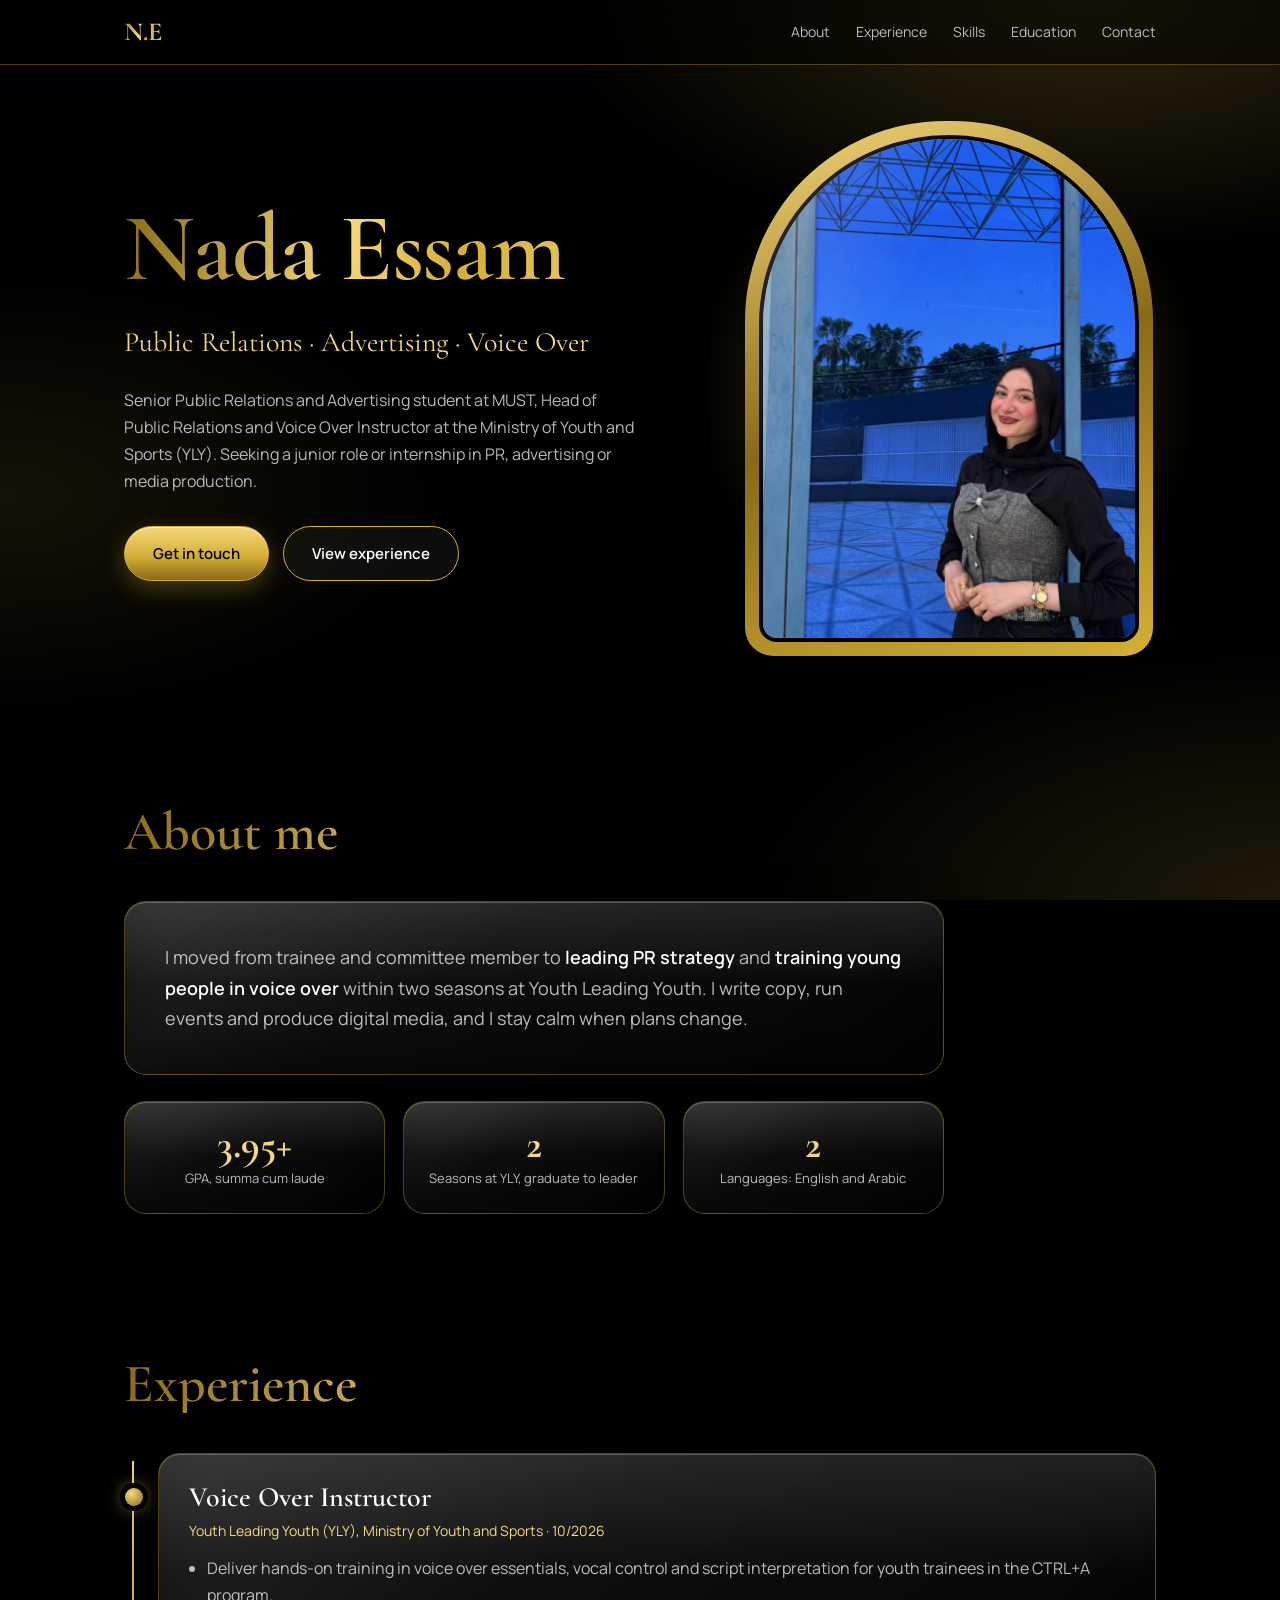
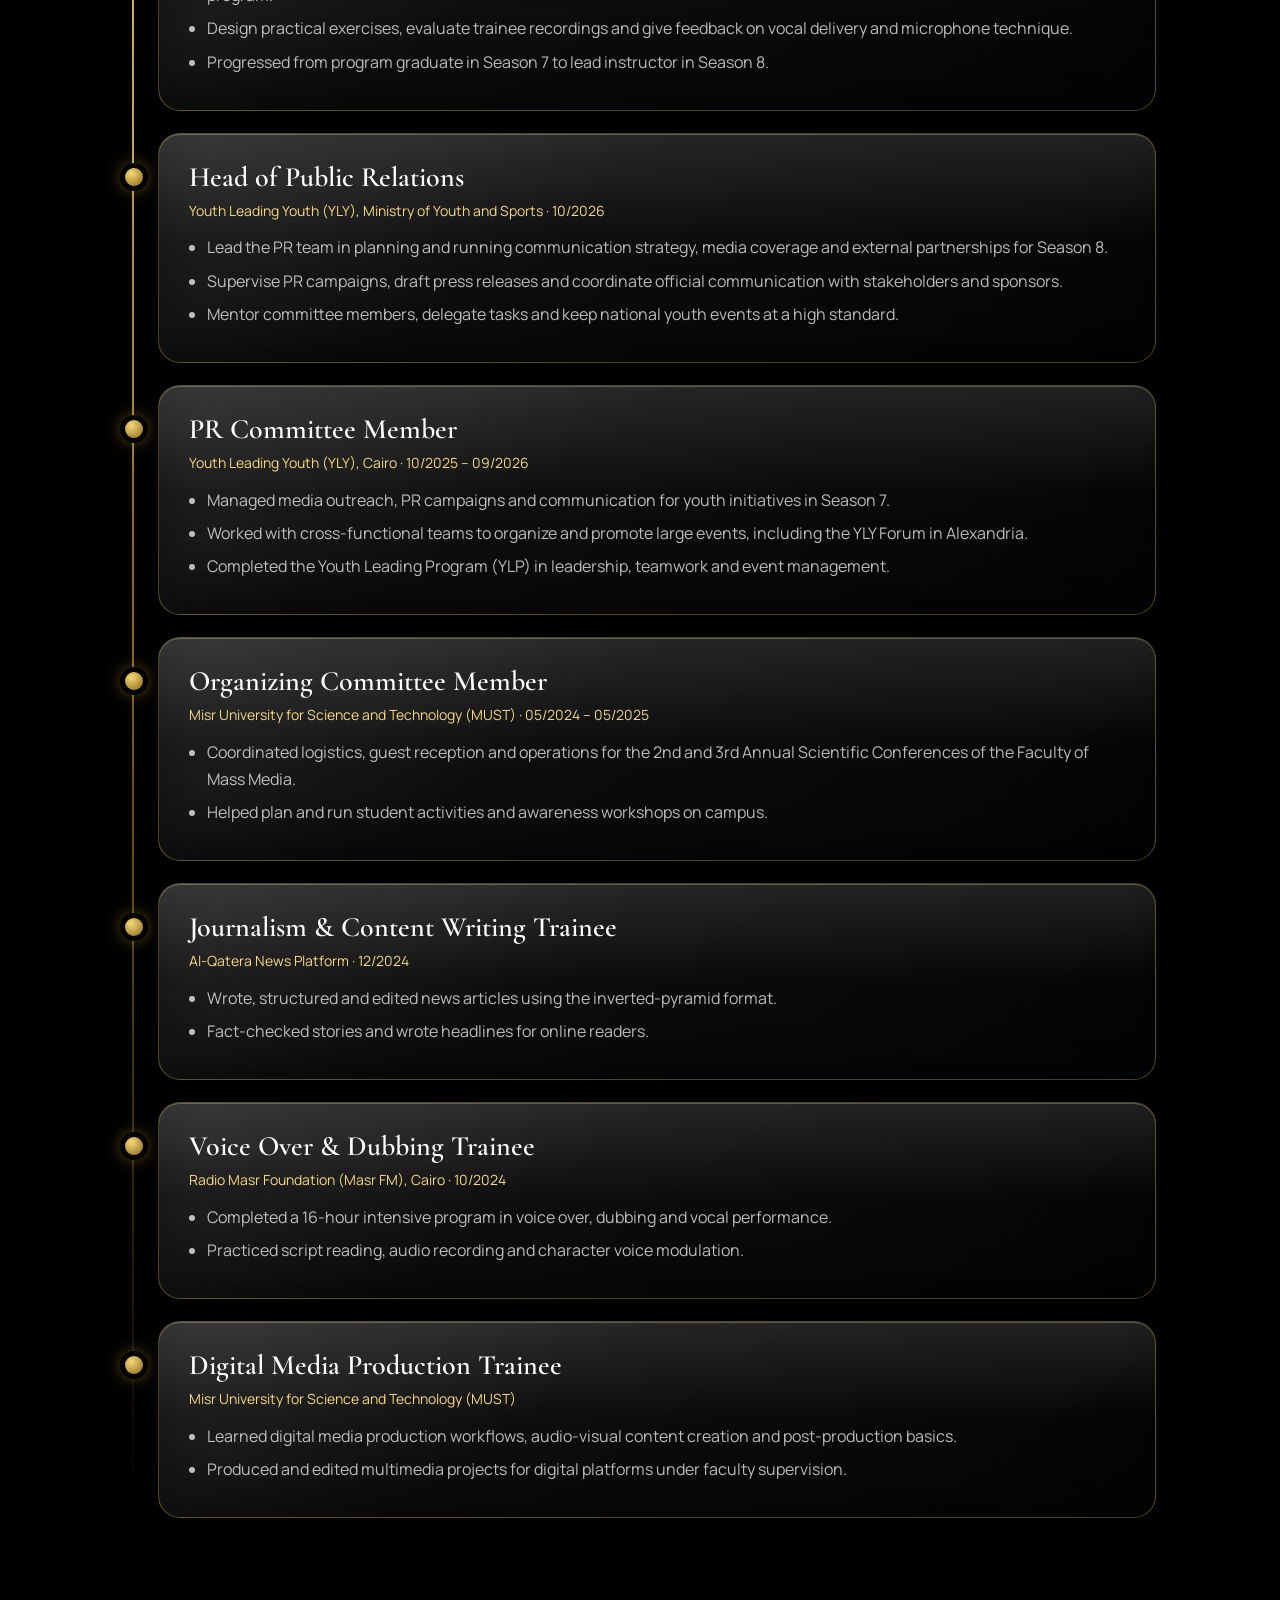
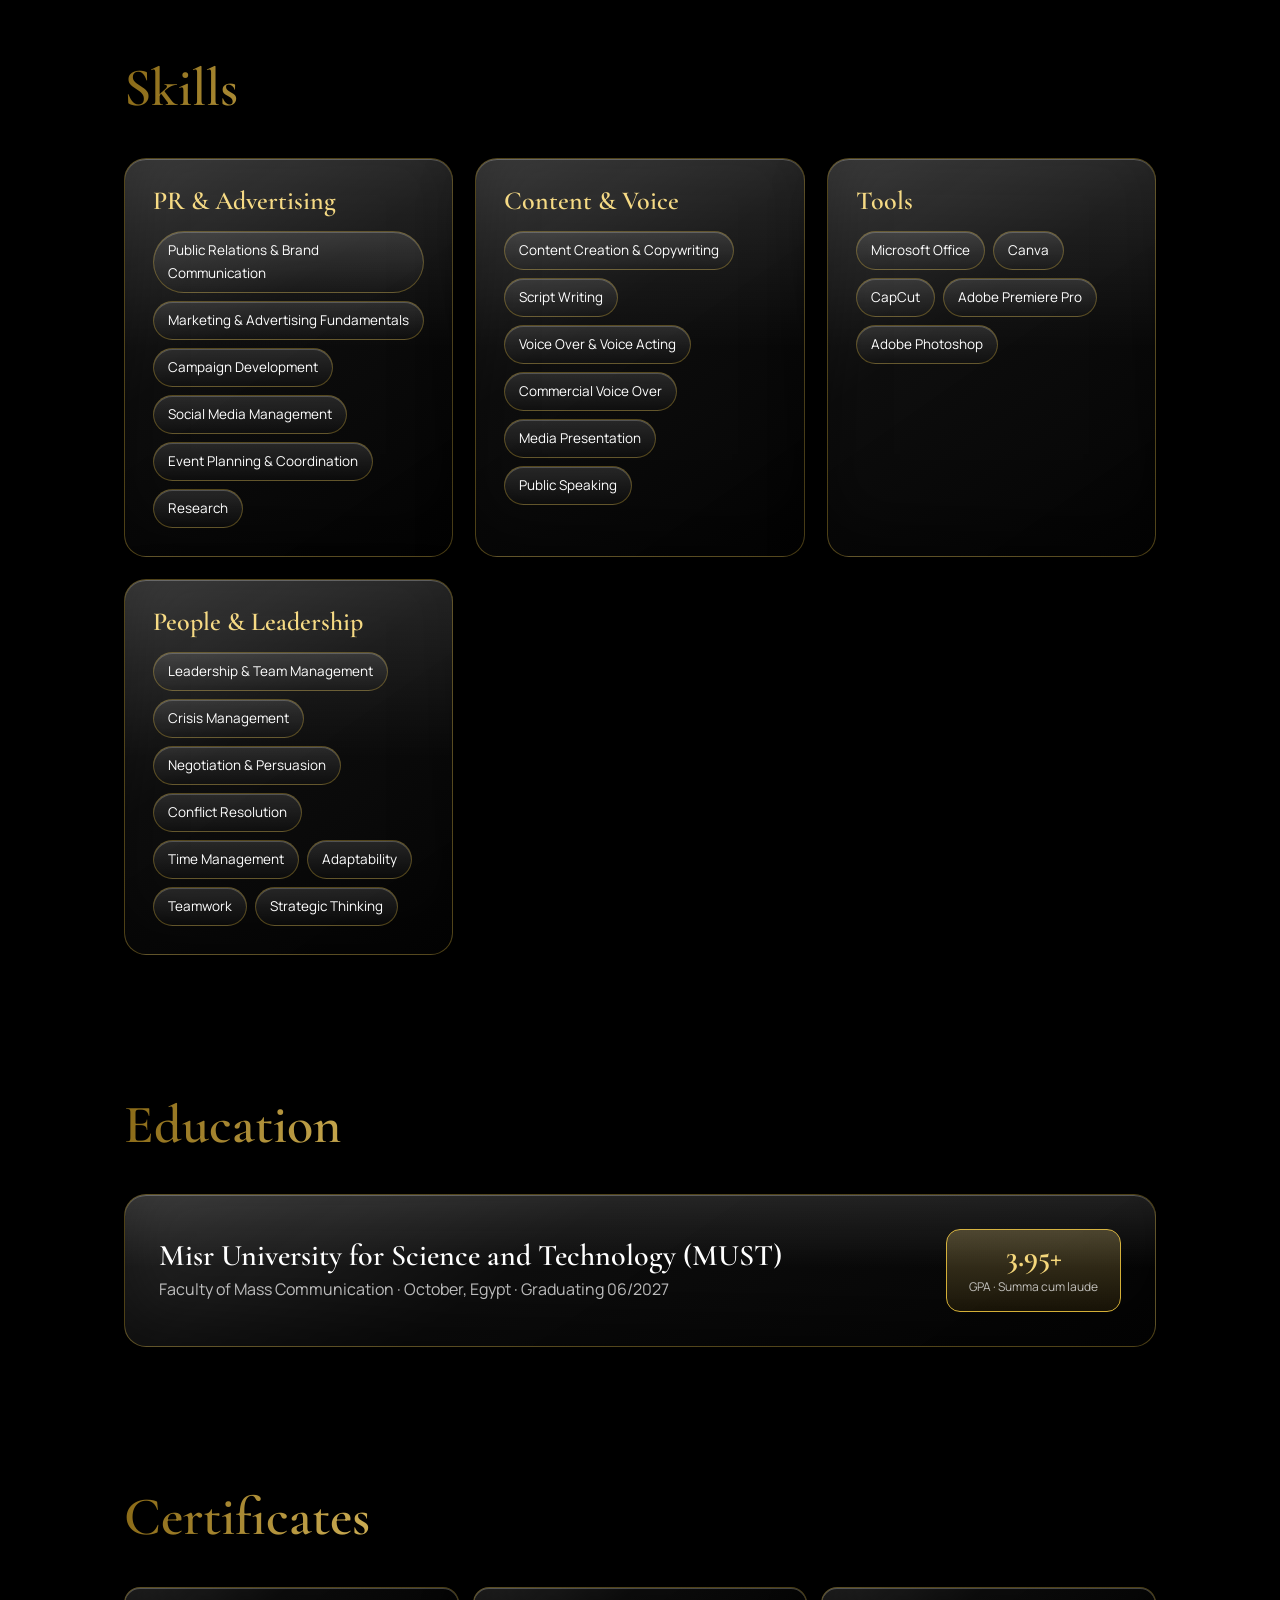
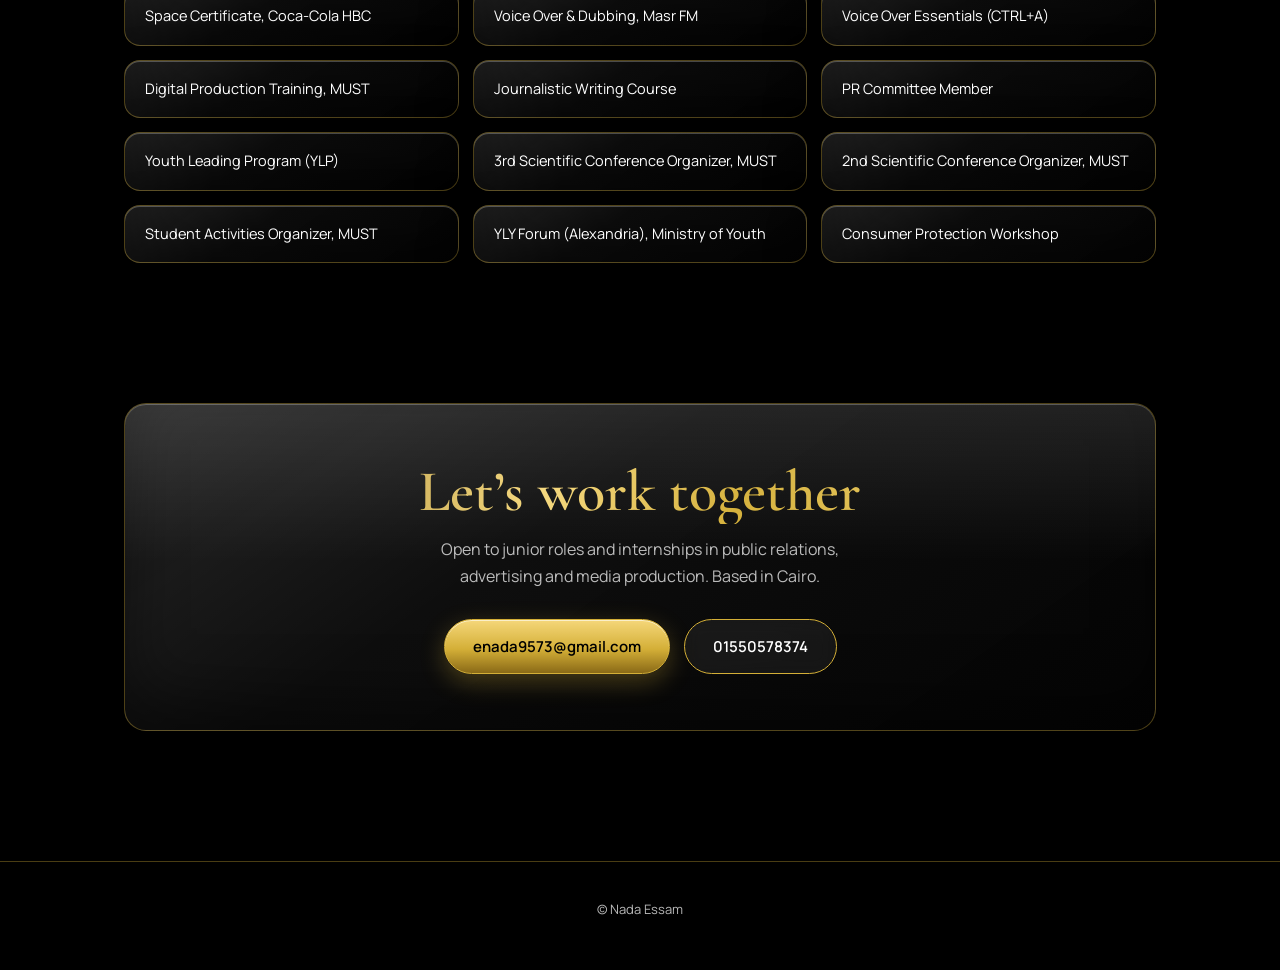
<file: Nada Essam — Portfolio.html>
<!DOCTYPE html>
<html lang="en">
<head>
<meta charset="utf-8">
<meta name="viewport" content="width=device-width, initial-scale=1, viewport-fit=cover">
<title>Nada Essam — PR, Advertising & Voice Over</title>
<link rel="preconnect" href="https://fonts.googleapis.com">
<link href="https://fonts.googleapis.com/css2?family=Cormorant+Garamond:wght@500;600;700&family=Manrope:wght@400;500;600&display=swap" rel="stylesheet">
<style>
:root{--bg:#000;--text:#fff;--muted:rgba(255,255,255,.72);--gold:#d4af37;--gold2:#f5d77a;--gold3:#8a6a17;--glass:linear-gradient(145deg,rgba(255,255,255,.13),rgba(255,255,255,.03) 40%,rgba(0,0,0,.35));--line:rgba(212,175,55,.35);color-scheme:dark;
--serif:'Cormorant Garamond',Georgia,serif;--sans:'Manrope',system-ui,-apple-system,'Segoe UI',Arial,sans-serif;
box-sizing:border-box;padding-top:env(safe-area-inset-top,0px);padding-bottom:env(safe-area-inset-bottom,0px)}
html{scroll-behavior:smooth;scroll-padding-top:80px}
*,*::before,*::after{box-sizing:border-box}
body{margin:0;background:var(--bg);color:var(--text);font:400 16px/1.7 var(--sans);overflow-x:hidden;
background-image:radial-gradient(ellipse 60% 40% at 85% 0%,rgba(212,175,55,.22),transparent 70%),radial-gradient(ellipse 50% 35% at 0% 55%,rgba(212,175,55,.10),transparent 70%),radial-gradient(ellipse 60% 40% at 100% 100%,rgba(212,175,55,.14),transparent 70%);background-attachment:fixed}
a{color:inherit;text-decoration:none}
a:focus-visible,button:focus-visible{outline:2px solid var(--gold2);outline-offset:3px}
.wrap{max-width:1080px;margin:0 auto;padding:0 24px}
h1,h2,h3{font-family:var(--serif);font-weight:600;margin:0;line-height:1.1}
.gold{background:linear-gradient(100deg,var(--gold3),var(--gold2) 40%,var(--gold) 60%,var(--gold2));-webkit-background-clip:text;background-clip:text;color:transparent}
nav{position:sticky;top:env(safe-area-inset-top,0px);z-index:20;background:rgba(0,0,0,.55);backdrop-filter:blur(16px);-webkit-backdrop-filter:blur(16px);border-bottom:1px solid var(--line)}
nav .wrap{display:flex;justify-content:space-between;align-items:center;height:64px}
.logo{font-family:var(--serif);font-size:26px;font-weight:700}
nav ul{display:flex;gap:26px;list-style:none;margin:0;padding:0;font-size:14px;color:var(--muted)}
nav ul a:hover{color:var(--gold2)}
.glass{position:relative;border-radius:22px;border:1px solid var(--line);background:var(--glass),rgba(10,10,10,.6);backdrop-filter:blur(18px);-webkit-backdrop-filter:blur(18px);box-shadow:inset 0 1px 0 rgba(255,255,255,.25),inset 0 -30px 60px rgba(0,0,0,.45),0 24px 50px rgba(0,0,0,.7);overflow:hidden}
.glass::before{content:"";position:absolute;inset:0 0 auto 0;height:48%;background:linear-gradient(180deg,rgba(255,255,255,.10),transparent);pointer-events:none;border-radius:22px 22px 0 0}
.hero{padding:70px 0 90px}
.hero .wrap{display:grid;grid-template-columns:1.15fr .85fr;gap:56px;align-items:center}
.hero h1{font-size:clamp(52px,8vw,96px);letter-spacing:-.01em}
.role{font-family:var(--serif);font-size:clamp(20px,2.6vw,28px);margin:18px 0 20px;color:var(--gold2)}
.hero p{color:var(--muted);max-width:52ch;margin:0 0 30px}
.btns{display:flex;gap:14px;flex-wrap:wrap}
.btn{display:inline-block;padding:14px 28px;border-radius:999px;font-weight:600;font-size:15px;border:1px solid var(--gold);transition:transform .2s,box-shadow .2s}
.btn.fill{background:linear-gradient(180deg,var(--gold2),var(--gold) 55%,var(--gold3));color:#000;box-shadow:inset 0 1px 0 rgba(255,255,255,.6),0 8px 24px rgba(212,175,55,.3)}
.btn.ghost{background:rgba(255,255,255,.05);backdrop-filter:blur(10px)}
.btn:hover{transform:translateY(-2px)}
.photo{position:relative;justify-self:center;width:min(100%,380px)}
.photo::before{content:"";position:absolute;inset:-14px;border-radius:200px 200px 28px 28px;background:linear-gradient(160deg,var(--gold2),var(--gold3) 50%,var(--gold));filter:blur(.3px)}
.photo::after{content:"";position:absolute;inset:-50px;z-index:-1;background:radial-gradient(circle,rgba(212,175,55,.35),transparent 65%)}
.photo img{position:relative;display:block;width:100%;aspect-ratio:3/4;object-fit:cover;object-position:60% 30%;border-radius:190px 190px 18px 18px;border:4px solid #000}
.photo .shine{position:absolute;inset:0;border-radius:190px 190px 18px 18px;background:linear-gradient(120deg,rgba(255,255,255,.22),transparent 35%);pointer-events:none;z-index:2}
section{padding:70px 0}
.title{font-size:clamp(36px,5vw,54px);margin-bottom:40px}
.about{padding:40px;font-size:18px;color:var(--muted);max-width:820px}
.about b{color:#fff;font-weight:600}
.stats{display:grid;grid-template-columns:repeat(3,1fr);gap:18px;margin-top:26px;max-width:820px}
.stat{padding:22px;text-align:center}
.stat strong{display:block;font:700 40px/1 var(--serif);color:var(--gold2)}
.stat span{font-size:13px;color:var(--muted)}
.tl{position:relative;display:grid;gap:22px;padding-left:34px}
.tl::before{content:"";position:absolute;left:8px;top:8px;bottom:8px;width:2px;background:linear-gradient(var(--gold2),var(--gold3),transparent)}
.job{padding:28px 30px}
.job::after{content:"";position:absolute;left:-34px;top:34px;width:18px;height:18px;border-radius:50%;background:radial-gradient(circle at 35% 30%,var(--gold2),var(--gold3));box-shadow:0 0 0 5px #000,0 0 18px var(--gold)}
.job{overflow:visible}
.job h3{font-size:28px}
.meta{color:var(--gold2);font-size:14px;margin:6px 0 12px}
.job ul{margin:0;padding-left:18px;color:var(--muted)}
.job li{margin:6px 0}
.skills{display:grid;grid-template-columns:repeat(auto-fit,minmax(300px,1fr));gap:22px}
.skill{padding:28px}
.skill h3{font-size:26px;margin-bottom:16px;color:var(--gold2)}
.chips{display:flex;flex-wrap:wrap;gap:8px}
.chips span{padding:7px 14px;border-radius:999px;font-size:13.5px;border:1px solid var(--line);background:linear-gradient(180deg,rgba(255,255,255,.12),rgba(255,255,255,.02));box-shadow:inset 0 1px 0 rgba(255,255,255,.2)}
.edu{padding:34px;display:flex;gap:24px;align-items:center;flex-wrap:wrap;justify-content:space-between}
.edu h3{font-size:30px}
.edu p{margin:4px 0 0;color:var(--muted)}
.badge{padding:12px 22px;border-radius:14px;text-align:center;border:1px solid var(--gold);background:linear-gradient(180deg,rgba(245,215,122,.25),rgba(138,106,23,.15))}
.badge strong{display:block;font:700 30px/1 var(--serif);color:var(--gold2)}
.badge span{font-size:12px;color:var(--muted)}
.certs{display:grid;grid-template-columns:repeat(auto-fill,minmax(250px,1fr));gap:14px}
.cert{padding:16px 20px;font-size:14.5px;border-radius:16px}
.cert::before{display:none}
.contact{text-align:center;padding:56px 30px}
.contact h2{font-size:clamp(36px,5vw,58px);margin-bottom:12px}
.contact p{color:var(--muted);margin:0 auto 28px;max-width:46ch}
.cl{display:flex;gap:14px;justify-content:center;flex-wrap:wrap}
footer{padding:36px 0 50px;text-align:center;color:var(--muted);font-size:13px;border-top:1px solid var(--line);margin-top:60px}
@media(max-width:820px){.hero .wrap{grid-template-columns:1fr}.photo{order:-1;width:min(78%,320px)}.hero{padding-top:36px}nav ul{display:none}.stats{grid-template-columns:1fr}.about{padding:26px;font-size:16px}}
@media(prefers-reduced-motion:reduce){*{transition:none!important;scroll-behavior:auto!important}}
</style>
</head>
<body>
<nav><div class="wrap"><a class="logo gold" href="#top">N.E</a>
<ul><li><a href="#about">About</a></li><li><a href="#experience">Experience</a></li><li><a href="#skills">Skills</a></li><li><a href="#education">Education</a></li><li><a href="#contact">Contact</a></li></ul></div></nav>

<header class="hero" id="top"><div class="wrap">
<div>
<h1 class="gold">Nada Essam</h1>
<div class="role">Public Relations · Advertising · Voice Over</div>
<p>Senior Public Relations and Advertising student at MUST, Head of Public Relations and Voice Over Instructor at the Ministry of Youth and Sports (YLY). Seeking a junior role or internship in PR, advertising or media production.</p>
<div class="btns"><a class="btn fill" href="#contact">Get in touch</a><a class="btn ghost" href="#experience">View experience</a></div>
</div>
<div class="photo"><img alt="Portrait of Nada Essam" src="[data-uri]"><div class="shine"></div></div>
</div></header>

<section id="about"><div class="wrap">
<h2 class="title gold">About me</h2>
<div class="glass about">I moved from trainee and committee member to <b>leading PR strategy</b> and <b>training young people in voice over</b> within two seasons at Youth Leading Youth. I write copy, run events and produce digital media, and I stay calm when plans change.</div>
<div class="stats">
<div class="glass stat"><strong>3.95+</strong><span>GPA, summa cum laude</span></div>
<div class="glass stat"><strong>2</strong><span>Seasons at YLY, graduate to leader</span></div>
<div class="glass stat"><strong>2</strong><span>Languages: English and Arabic</span></div>
</div>
</div></section>

<section id="experience"><div class="wrap">
<h2 class="title gold">Experience</h2>
<div class="tl">
<article class="glass job"><h3>Voice Over Instructor</h3><div class="meta">Youth Leading Youth (YLY), Ministry of Youth and Sports · 10/2026</div><ul>
<li>Deliver hands-on training in voice over essentials, vocal control and script interpretation for youth trainees in the CTRL+A program.</li>
<li>Design practical exercises, evaluate trainee recordings and give feedback on vocal delivery and microphone technique.</li>
<li>Progressed from program graduate in Season 7 to lead instructor in Season 8.</li></ul></article>
<article class="glass job"><h3>Head of Public Relations</h3><div class="meta">Youth Leading Youth (YLY), Ministry of Youth and Sports · 10/2026</div><ul>
<li>Lead the PR team in planning and running communication strategy, media coverage and external partnerships for Season 8.</li>
<li>Supervise PR campaigns, draft press releases and coordinate official communication with stakeholders and sponsors.</li>
<li>Mentor committee members, delegate tasks and keep national youth events at a high standard.</li></ul></article>
<article class="glass job"><h3>PR Committee Member</h3><div class="meta">Youth Leading Youth (YLY), Cairo · 10/2025 – 09/2026</div><ul>
<li>Managed media outreach, PR campaigns and communication for youth initiatives in Season 7.</li>
<li>Worked with cross-functional teams to organize and promote large events, including the YLY Forum in Alexandria.</li>
<li>Completed the Youth Leading Program (YLP) in leadership, teamwork and event management.</li></ul></article>
<article class="glass job"><h3>Organizing Committee Member</h3><div class="meta">Misr University for Science and Technology (MUST) · 05/2024 – 05/2025</div><ul>
<li>Coordinated logistics, guest reception and operations for the 2nd and 3rd Annual Scientific Conferences of the Faculty of Mass Media.</li>
<li>Helped plan and run student activities and awareness workshops on campus.</li></ul></article>
<article class="glass job"><h3>Journalism & Content Writing Trainee</h3><div class="meta">Al-Qatera News Platform · 12/2024</div><ul>
<li>Wrote, structured and edited news articles using the inverted-pyramid format.</li>
<li>Fact-checked stories and wrote headlines for online readers.</li></ul></article>
<article class="glass job"><h3>Voice Over & Dubbing Trainee</h3><div class="meta">Radio Masr Foundation (Masr FM), Cairo · 10/2024</div><ul>
<li>Completed a 16-hour intensive program in voice over, dubbing and vocal performance.</li>
<li>Practiced script reading, audio recording and character voice modulation.</li></ul></article>
<article class="glass job"><h3>Digital Media Production Trainee</h3><div class="meta">Misr University for Science and Technology (MUST)</div><ul>
<li>Learned digital media production workflows, audio-visual content creation and post-production basics.</li>
<li>Produced and edited multimedia projects for digital platforms under faculty supervision.</li></ul></article>
</div></div></section>

<section id="skills"><div class="wrap">
<h2 class="title gold">Skills</h2>
<div class="skills">
<div class="glass skill"><h3>PR & Advertising</h3><div class="chips"><span>Public Relations & Brand Communication</span><span>Marketing & Advertising Fundamentals</span><span>Campaign Development</span><span>Social Media Management</span><span>Event Planning & Coordination</span><span>Research</span></div></div>
<div class="glass skill"><h3>Content & Voice</h3><div class="chips"><span>Content Creation & Copywriting</span><span>Script Writing</span><span>Voice Over & Voice Acting</span><span>Commercial Voice Over</span><span>Media Presentation</span><span>Public Speaking</span></div></div>
<div class="glass skill"><h3>Tools</h3><div class="chips"><span>Microsoft Office</span><span>Canva</span><span>CapCut</span><span>Adobe Premiere Pro</span><span>Adobe Photoshop</span></div></div>
<div class="glass skill"><h3>People & Leadership</h3><div class="chips"><span>Leadership & Team Management</span><span>Crisis Management</span><span>Negotiation & Persuasion</span><span>Conflict Resolution</span><span>Time Management</span><span>Adaptability</span><span>Teamwork</span><span>Strategic Thinking</span></div></div>
</div></div></section>

<section id="education"><div class="wrap">
<h2 class="title gold">Education</h2>
<div class="glass edu"><div><h3>Misr University for Science and Technology (MUST)</h3><p>Faculty of Mass Communication · October, Egypt · Graduating 06/2027</p></div>
<div class="badge"><strong>3.95+</strong><span>GPA · Summa cum laude</span></div></div>
</div></section>

<section id="certificates"><div class="wrap">
<h2 class="title gold">Certificates</h2>
<div class="certs">
<div class="glass cert">Space Certificate, Coca-Cola HBC</div>
<div class="glass cert">Voice Over & Dubbing, Masr FM</div>
<div class="glass cert">Voice Over Essentials (CTRL+A)</div>
<div class="glass cert">Digital Production Training, MUST</div>
<div class="glass cert">Journalistic Writing Course</div>
<div class="glass cert">PR Committee Member</div>
<div class="glass cert">Youth Leading Program (YLP)</div>
<div class="glass cert">3rd Scientific Conference Organizer, MUST</div>
<div class="glass cert">2nd Scientific Conference Organizer, MUST</div>
<div class="glass cert">Student Activities Organizer, MUST</div>
<div class="glass cert">YLY Forum (Alexandria), Ministry of Youth</div>
<div class="glass cert">Consumer Protection Workshop</div>
</div></div></section>

<section id="contact"><div class="wrap">
<div class="glass contact"><h2 class="gold">Let’s work together</h2>
<p>Open to junior roles and internships in public relations, advertising and media production. Based in Cairo.</p>
<div class="cl"><a class="btn fill" href="mailto:enada9573@gmail.com">enada9573@gmail.com</a><a class="btn ghost" href="tel:+201550578374">01550578374</a></div></div>
</div></section>

<footer><div class="wrap">© Nada Essam</div></footer>
</body>
</html>
</file>
